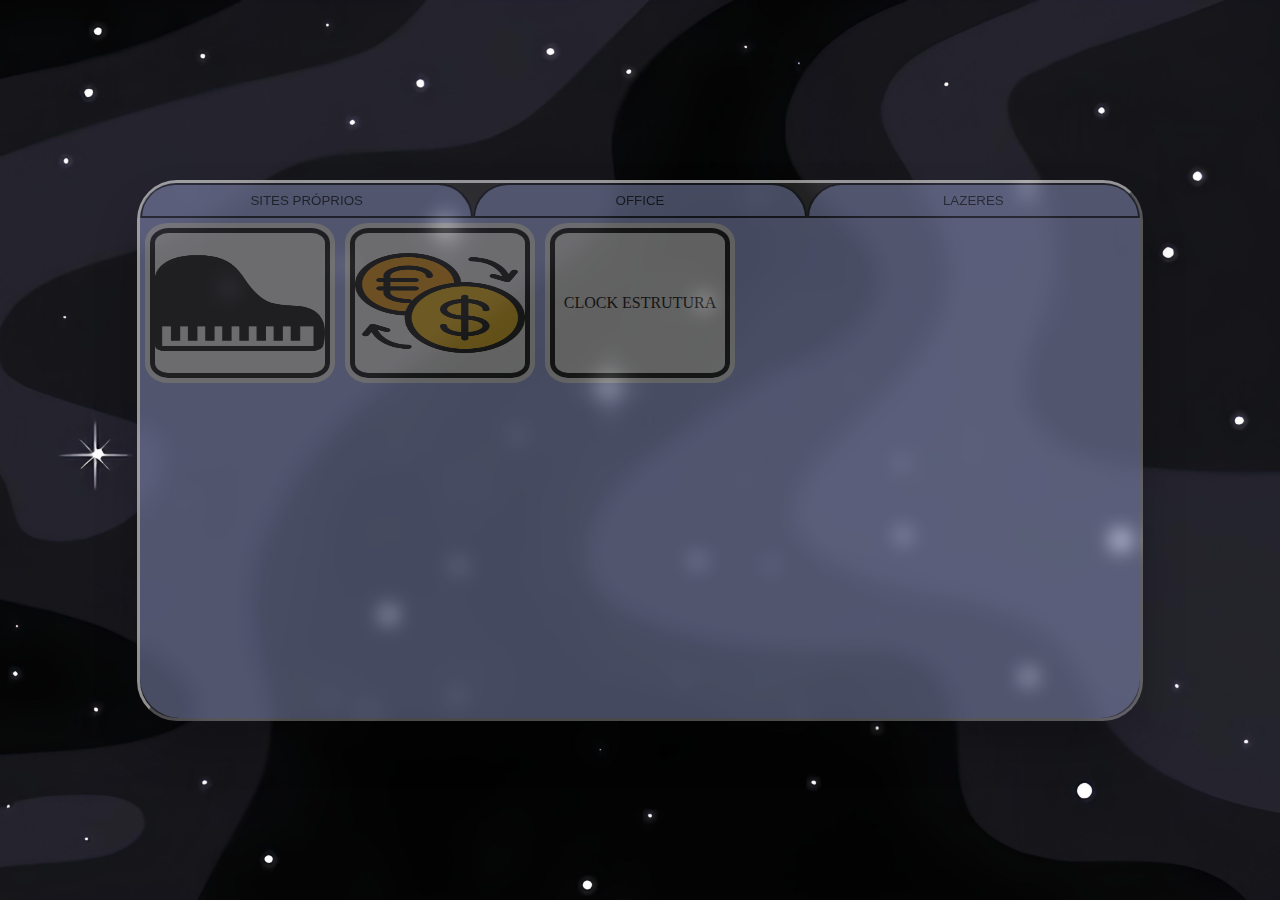
<file: Assents/index.html>
<!DOCTYPE html>
<html lang="pt-BR">
<head>
    <meta charset="UTF-8">
    <meta name="viewport" content="width=device-width, initial-scale=1.0">
    <link rel="stylesheet" href="ASSETS/CSS/index.css">
    <link rel="icon" type="image/png" href="ASSETS/IMAGES/ATALHOS.png">
    <title>ATALHOS</title>
</head>
<body>
    <div class="CONTAINER">
        <div class="BUTTONS">
            <button class="TAB-BTN active" content-id="SITE.PS">SITES PRÓPRIOS</button>
            <button class="TAB-BTN" content-id="OFFICE">OFFICE</button>
            <button class="TAB-BTN" content-id="LAZERES">LAZERES</button>
        </div>
        <div class="CONTENT" id="SITE.PS">
            <a href="ASSETS/PIANO/PIANO.HTML">
                <div class="SITES"><img src="ASSETS/ICONES/piano-top-view.png" alt="Piano Icon"></div>
            </a>
            <a href="ASSETS/CURRENCY/CURRENCY.HTML">
                <div class="SITES"><img src="ASSETS/IMAGES/MOEDA.png" alt="Moeda"></div>
            </a>
            <a href="ASSETS/CLOCK/CLOCK.html">
                <div class="SITES">CLOCK ESTRUTURA</div>
            </a>
        </div>
        <div class="CONTENT" id="OFFICE">
            <a href="https://github.com/">
                <div class="social-box github"><img src="ASSETS/IMAGE/Github.png" alt="Github"></div>
            </a>
            <a href="https://www.promeai.pro/">
                <div class="social-box ia">PROME.IA</div>
            </a>
            <a href="https://chatgpt.com/">
                <div class="social-box ia">CHATGBT.IA</div>
            </a>
            <a href="https://elevenlabs.io/">
                <div class="social-box ia">ELEVENLABS.IA</div>
            </a>
            <a href="https://codepen.io/trending">
                <div class="social-box ia">CODEPEN</div>
            <a href="https://www.similarweb.com/">
                <div class="social-box ia">SIMILARWEB</div>
            </a>
            </a>
            <a href="https://poe.com/">
                <div class="social-box ia">POE.IA</div>
            </a>
            <a href="https://pi.ai/onboarding">
                <div class="social-box ia">PI.IA</div>
            </a>
            <a href="https://www.scenario.com/">
                <div class="social-box ia">SCENARIO.IA</div>
            </a>
            <a href="https://freelancer.com.br/">
                <div class="social-box facebook">FREELANCER/BR</div>
            </a>
            <a href="https://www.br.freelancer.com/">
                <div class="social-box facebook">FREELANCER</div>
            </a>
            <a href="https://www.linkedin.com/">
                <div class="social-box facebook"><img src="ASSETS/IMAGE/Linkedin.jpg" alt="LinkedIn"></div>
            </a>
        </div>
        <div class="CONTENT" id="LAZERES">
            <a href="https://mail.google.com/">
                <div class="social-box google"><img src="ASSETS/IMAGE/Gmail.webp" alt="Gmail"></div>
            </a>
            <a href="https://photos.google.com/">
                <div class="social-box google"><img src="ASSETS/IMAGE/Photos.jpg" alt="Google Photos"></div>
            </a>
            <a href="https://keep.google.com/">
                <div class="social-box google"><img src="ASSETS/IMAGE/Keep.jpg" alt="Google Keep"></div>
            </a>
            <a href="https://www.canva.com/">
                <div class="social-box twitter"><img src="ASSETS/IMAGE/Canva.webp" alt="Canva"></div>
            </a>
            <a href="https://www.facebook.com/">
                <div class="social-box facebook"><img src="ASSETS/IMAGE/Facebook.png" alt="Facebook"></div>
            </a>
            <a href="https://www.instagram.com/">
                <div class="social-box instagram"><img src="ASSETS/IMAGE/Instagram.png" alt="Instagram"></div>
            </a>
            <a href="https://br.pinterest.com/">
                <div class="social-box youpin"><img src="ASSETS/IMAGE/Pinterest.png" alt="Pinterest"></div>
            </a>
            <a href="https://x.com/home">
                <div class="social-box twitter"><img src="ASSETS/IMAGE/Twitter.png" alt="Twitter"></div>
            </a>
            <a href="https://www.youtube.com/">
                <div class="social-box youpin"><img src="ASSETS/IMAGE/YouTube.png" alt="YouTube"></div>
            </a>
        </div>
    </div>
    <script src="ASSETS/JS/index.js"></script>
</body>
</html>
</file>
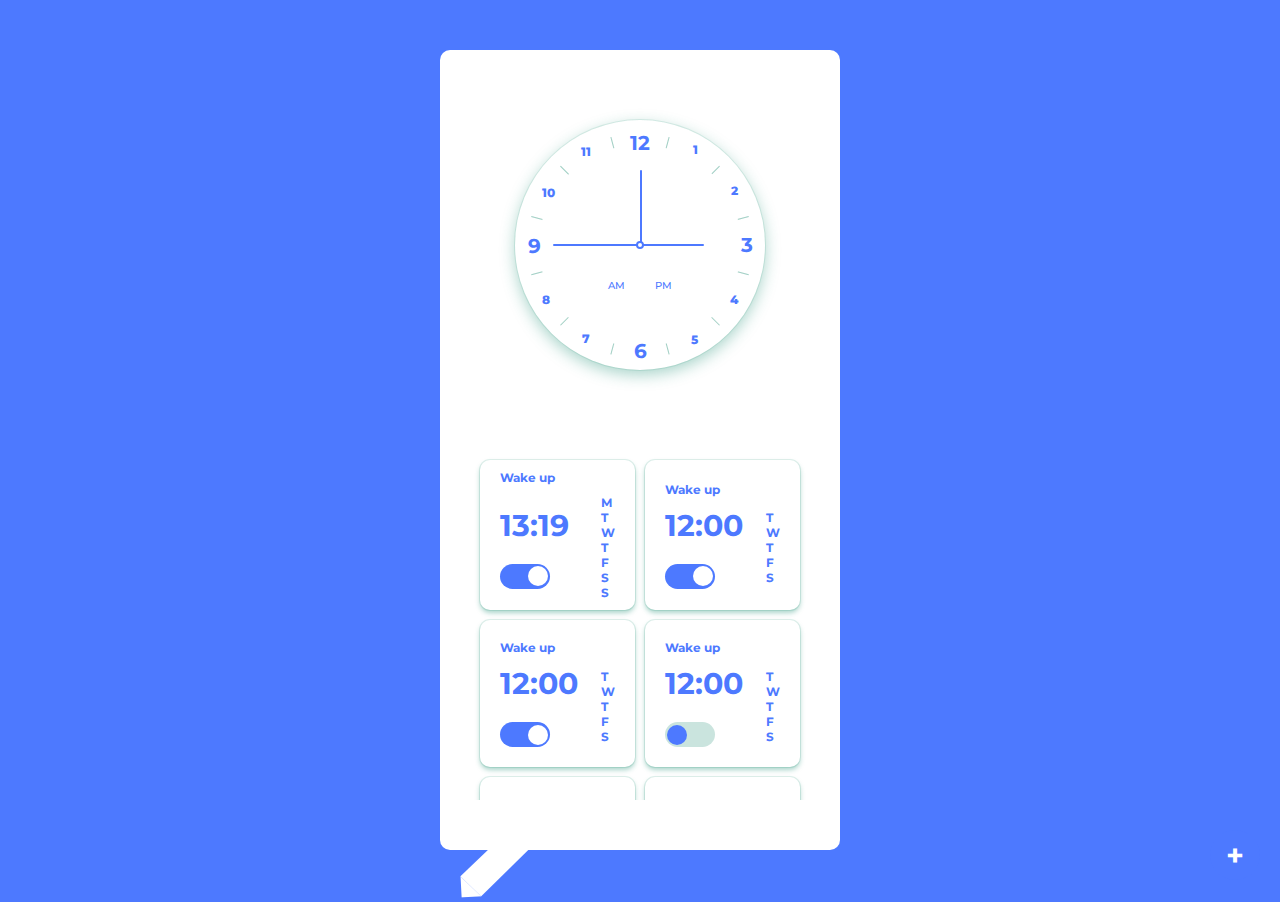
<file: Assents/ASSETS/CLOCK/CLOCK.html>
<!DOCTYPE html>
<html lang="en">
  <head>
    <meta charset="UTF-8" />
    <meta http-equiv="X-UA-Compatible" content="IE=edge" />
    <meta name="viewport" content="width=device-width, initial-scale=1.0" />
    <link rel="stylesheet" href="CLOCK.css" />
    <title>CLOCK APP</title>
  </head>
  <body>
    <div class="container">
      <div class="clock-wrapper">
        <div class="clock">
          <div class="hand hour-hand"></div>
          <div class="hand minute-hand"></div>
          <div class="hand second-hand"></div>
          <div class="center"></div>
          <div class="numbers">
          </div>
          <div class="lines">
          </div>
        </div>
        <div class="am-pm">
          <div class="am">AM</div>
          <div class="pm">PM</div>
        </div>
      </div>
      <div class="alarms"></div>
         <div class="delete">
           <img src="icons/pen.png" alt="" />
         </div>
       </div> 
     </div>
      <div class="alarm" id="add-alarm-btn">
        <span>+</span>
      </div>
      <div class="modal " id="add-alarm-modal">
        <div class="content">
          <div class="head">
            <div class="title">Add Alarm</div>
            <div class="close">x</div>
          </div>
          <div class="body">
            <div class="name">
              <input type="text" id="name" value="alarm" />
            </div>
            <div class="time">
              <div class="hour">
                <div class="up">+</div>
                <div class="number">12</div>
                <div class="down">-</div>
              </div>
              <div class="minute">
                <div class="up">+</div>
                <div class="number">00</div>
                <div class="down">-</div>
              </div>
            </div>
            <div class="days">
              <div class="day active">M</div>
              <div class="day">T</div>
              <div class="day">W</div>
              <div class="day">T</div>
              <div class="day">F</div>
              <div class="day">S</div>
              <div class="day">S</div>
            </div>
          </div>
          <div class="modal-footer">
            <div class="btn cancel">Cancel</div>
            <div class="btn save">Save</div>
          </div>
        </div>
      </div>
    </div>
    <script src="CLOCK.js"></script>
  </body>
</html>
</file>
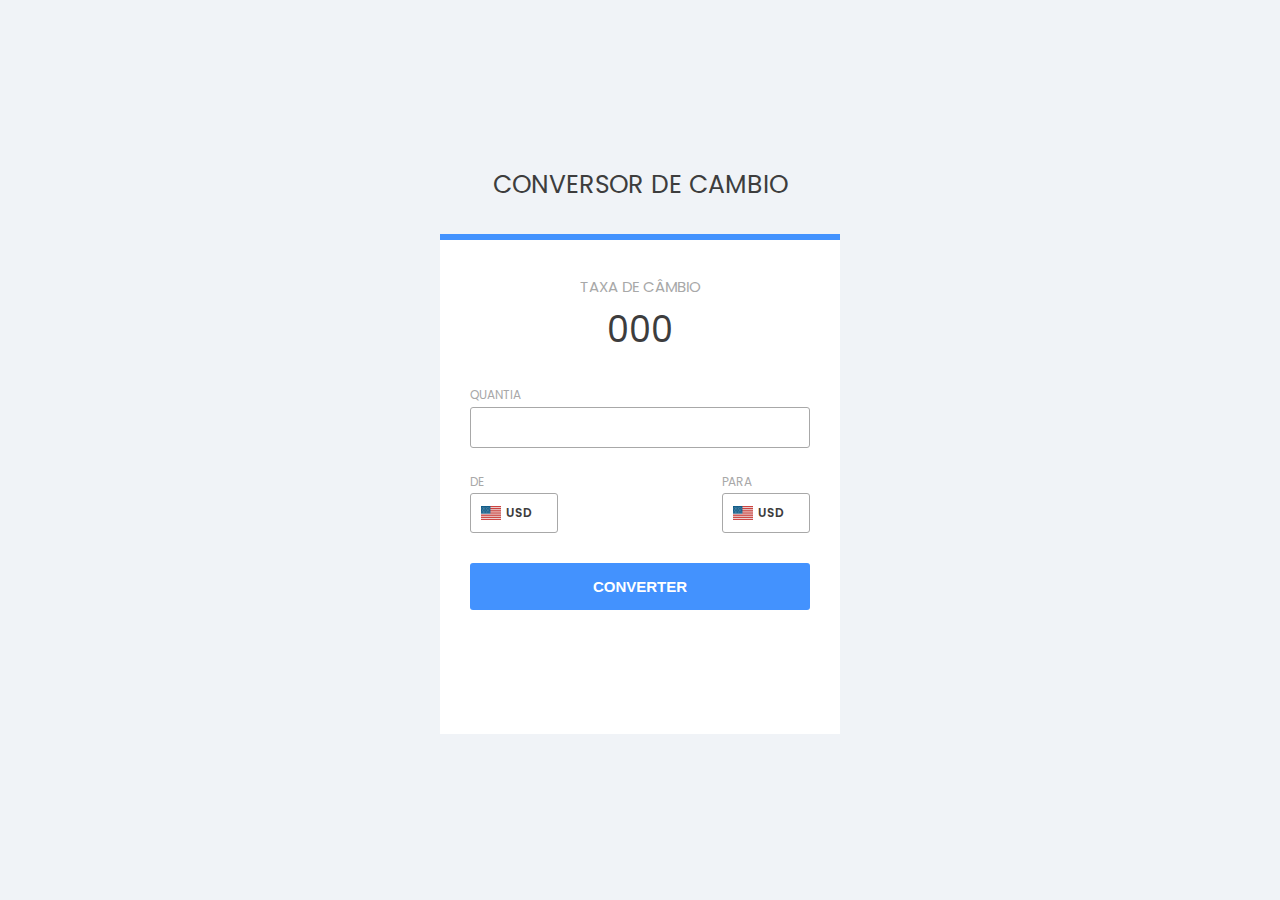
<file: Assents/ASSETS/CURRENCY/CURRENCY.HTML>
<!DOCTYPE html>
<html lang="PT-BR">
<head>
    <meta charset="UTF-8" />
    <meta http-equiv="X-UA-Compatible" content="IE=edge" />
    <meta name="viewport" content="width=device-width, initial-scale=1.0" />
    <link rel="stylesheet" href="https://cdnjs.cloudflare.com/ajax/libs/font-awesome/6.5.2/css/all.min.css"
          integrity="sha512-SnH5WK+bZxgPHs44uWIX+LLJAJ9/2PkPKZ5QiAj6Ta86w+fsb2TkcmfRyVX3pBnMFcV7oQPJkl9QevSCWr3W6A=="
          crossorigin="anonymous" referrerpolicy="no-referrer" />
    <link rel="stylesheet" href="CURRENCY.CSS" />
    <title>CONVERSOR DE CAMBIO</title>
</head>
<body>
<h5 class="heading">CONVERSOR DE CAMBIO</h5>
<div class="wrapper">
    <p>TAXA DE CÂMBIO</p>
    <p id="rate">000</p>
    <label for="amount">QUANTIA</label>
    <input type="text" id="amount" value="" />
    <div class="fromto">
        <div class="from">
            <label for="from">DE</label>
            <div class="select" id="from">
                <img src="EUA.png" alt="Country flag"/>
                <span>USD</span>
                <i class="fa-solid fa-caret-down"></i>
                <ul></ul>
            </div>
        </div>
        <i id="convert-icon" class="fa-solid fa-arrow-right-arrow-left"></i>
        <div class="to">
            <label for="to">PARA</label>
            <div class="select" id="to">
                <img src="EUA.png" alt="Country flag" />
                <span>USD</span>
                <i class="fa-solid fa-caret-down"></i>
                <ul></ul>
            </div>
        </div>
    </div>
    <button class="convert-btn">CONVERTER</button>
</div>
<script src="CURRENCY.JS"></script>
</body>
</html>
</file>
<file: Assents/ASSETS/CSS/index.css>
* {
    margin: 0;
    padding: 0;
    box-sizing: border-box;
}

body {
    min-height: 100vh;
    background: url(../IMAGES/background.jpeg);
    background-size: cover;
    background-position: center;
    display: flex;
    justify-content: center;
    align-items: center;
}

.CONTAINER {
    display: inline-table;
    align-items: end;
    justify-content: end;
    background: rgba(255, 255, 255, 0.1);
    box-shadow: 0 25px 45px rgba(0, 0, 0, 0.2);
    border-radius: 40px;
    border: 3px solid rgba(255, 255, 255, 0.5);
    border-right: 3px solid rgba(255, 255, 255, 0.2);
    border-bottom: 3px solid rgba(255, 255, 255, 0.2);
    backdrop-filter: blur(10px);
}

.BUTTONS {
    display: flex;
}

.CONTENT {
    display: none;
    width: 1200px;
    height: 650px;
}

.CONTENT.SHOW {
    display: inline-table;
    align-items: end;
    justify-content: end;
    width: 1000px;
    height: 500px;
    background-color: #a5b4fc;
    opacity: 0.3;
    border-radius: 0px 0px 40px 40px;
}

.TAB-BTN {
    width: 100%;
    border: solid 2px;
    color: #020617;
    background-color: #a5b4fc;
    opacity: 0.3;
    border-radius: 180px 180px 0px 0px;
    font-weight: 500;
    padding: 8px;
    cursor: pointer;
    transition: 0.3s ease;
}

.TAB-BTN:active {
    background-color: rgba(255, 255, 255, 0.1);
    opacity: 0.3;
}

.TAB-BTN:hover {
    background-color: #a5b4fc;
    opacity: 0.7;
}

.SITES,
.social-box {
    width: 180px;
    height: 150px;
    background-color: #FFFFFF;
    color: #000;
    display: flex;
    justify-content: center;
    align-items: center;
    border-radius: 10%;
    border: 5px solid #000;
    outline: 5px solid #FFFFFF;
    line-height: 150px;
    margin: 10px;
    float: left;
}

.TITULO {
    background: #000;
}

img {
    width: 170px;
    height: 100px;
}

.youpin {
    outline: 5px solid #FF0000;
}

.twitter {
    outline: 5px solid #00CCFF;
}

.google {
    border-right: 5px solid #FF0000;
    border-left: 5px solid #0033CC;
    border-top: 5px solid #00994D;
    border-bottom: 5px solid #FFFF66;
}

.facebook {
    outline: 5px solid #3333FF;
}

.instagram {
    outline: 5px solid #CC33FF;
}

.github {
    outline: 5px solid #FFFFFF;
}

.ia {
    background-color: #000;
    border: 5px solid #FFFFFF;
    outline: 5px solid #012004;
    color: white;
}

@media (max-width: 1200px) {
    .social-box {
        width: 150px;
        height: 120px;
        line-height: 120px;
    }
}

@media (max-width: 992px) {
    .social-box {
        width: 120px;
        height: 100px;
        line-height: 100px;
    }
}

@media (max-width: 768px) {
    .social-box {
        width: 100px;
        height: 80px;
        line-height: 80px;
        margin: 5px;
    }
}

@media (max-width: 576px) {
    .social-box {
        width: 80px;
        height: 60px;
        line-height: 60px;
        margin: 2px;
    }
</file>
<file: Assents/ASSETS/CLOCK/CLOCK.css>
@import url(https://fonts.googleapis.com/css?family=Montserrat:100,200,300,regular,500,600,700,800,900,100italic,200italic,300italic,italic,500italic,600italic,700italic,800italic,900italic);
:root{
  --primary-color: #4d79ff;
  --bg-color: #fff;}
::-webkit-scrollbar{width: 9px;}
::-webkit-scrollbar-track{background: #228f7621;}
::-webkit-scrollbar-thumb{
  background: var(--primary-color);
  border-radius: 10px;}
::-webkit-scrollbar-thumb:hover{background: #555;}
*{
  margin: 0;
  padding: 0;
  box-sizing: border-box;
  font-family: "Montserrat", sans-serif;}
body{
  min-height: 100vh;
  display: flex;
  align-items: center;
  justify-content: center;
  background-color:#4d79ff;}
.container {
  width: 400px;
  height: 800px;
  border-radius: 10px;
  padding: 20px;
  background: var(--bg-color);
}
.clock-wrapper {
  position: relative;
  width: 100%;
  margin-top: 50px;
  display: flex;
  align-items: center;
  justify-content: center;
  flex-direction: column;
}
.clock-wrapper .clock {
  position: relative;
  width: 250px;
  height: 250px;
  border-radius: 50%;
  box-shadow: 0 0 0 1px #228f7621, #228f7663 0px 5px 15px;
}
.clock .hand {
  width: 2px;
  height: 40%;
  position: absolute;
  top: 50%;
  left: 50%;
  border-radius: 10px;
  transform-origin: top;
  background-color: var(--primary-color);
  z-index: 1;
}
.clock .hand.hour-hand {
  height: 25%;
  transform: rotate(-90deg);
}
.clock .hand.minute-hand {
  height: 30%;
  transform: rotate(180deg);
}
.clock .hand.second-hand {
  height: 35%;
  transform: rotate(90deg);
}
.clock .center {
  position: absolute;
  top: 50%;
  left: 50%;
  transform: translate(-50%, -50%);
  width: 8px;
  height: 8px;
  border-radius: 50%;
  border: 2.5px solid var(--primary-color);
  background-color: var(--bg-color);
  z-index: 1;
}
.clock .numbers {
  position: absolute;
  width: 90%;
  height: 90%;
  top: 50%;
  left: 50%;
  transform: translate(-50%, -50%) rotate(90deg);
}
.clock .number {
  position: absolute;
  width: 100%;
  height: 100%;

  display: flex;
  align-items: center;
  transform: rotate(calc(var(--i) * 30deg));
}

.clock .number span {
  position: relative;
  color: var(--primary-color);
  font-size: 12px;
  font-weight: 800;
  transform: rotate(calc(var(--i) * -30deg - 90deg));
}

.clock .number:nth-child(3n) span {
  font-size: 20px;
  font-weight: 700;
}
.clock .lines {
  position: absolute;
  width: 100%;
  height: 100%;
  top: 50%;
  left: 50%;
  display: flex;
  align-items: center;
  justify-content: center;
  transform: translate(-50%, -50%) rotate(45deg);
}

.clock .line {
  position: absolute;
  width: 1px;
  height: 90%;
  display: flex;
  align-items: center;
  transform: rotate(calc(var(--i) * 30deg));
  background-color: #228f763d;
}
.clock .line:after {
  content: "";
  position: absolute;
  width: 500%;
  height: 90%;
  top: 50%;
  left: 50%;
  transform: translate(-50%, -50%);
  background-color: var(--bg-color);
  opacity: 1;
}
.clock-wrapper .am-pm {
  position: absolute;
  top: 50%;
  left: 50%;
  transform: translate(-50%, -50%);
  display: flex;
  gap: 30px;
  margin-top: 40px;
  font-size: 10px;
  font-weight: 500;
  color: var(--primary-color);
}
.clock-wrapper .am-pm div {
  position: relative;
}
.clock-wrapper .am-pm div::before {
  content: "";
  position: absolute;
  left: 50%;
  top: 50%;
  width: 20px;
  height: 20px;
  border-radius: 50%;
  background-color: var(--bg-color);
  transform: translate(-50%, -50%);
  z-index: -1;
}
.clock-wrapper .am-pm div.active {
  color: var(--bg-color);
}
.clock-wrapper .am-pm div.active::before {
  background-color: var(--primary-color);
}
.alarms {
  position: relative;
  margin-top: 80px;
  height: 350px;
  overflow: auto;
  overflow-x: hidden;
  padding: 10px 20px;
  display: grid;
  gap: 10px;
  grid-template-columns: repeat(2, 1fr);
}
.alarms .alarm {
  position: relative;
  display: flex;
  align-items: center;
  justify-content: center;
  flex-direction: column;
  max-height: 150px;
  gap: 10px;
  padding: 20px;
  border-radius: 10px;
  background-color: var(--bg-color);
  box-shadow: 0 0 0 1px #228f7621, #228f7663 0px 3px 5px;
  transition: all 0.3s ease;
}
.alarms .alarm:hover {
  transform: scale(1.02);
}
.alarm .head {
  width: 100%;
  display: flex;
  justify-content: space-between;
}
.alarm .head {
  font-size: 12px;
  font-weight: 700;
  color: var(--primary-color);
}
.alarm .body {
  width: 100%;
  display: flex;
  align-items: center;
  justify-content: space-between;
  gap: 10px;
}
.alarm .body .time {
  font-size: 30px;
  font-weight: 700;
  margin-bottom: 20px;
  color: var(--primary-color);
}
.alarm .body .days .day {
  font-size: 12px;
  font-weight: 700;
  color: var(--primary-color);
}
.alarm .delete {
  position: absolute;
  top: -5px;
  right: -5px;
  width: 20px;
  height: 20px;
  border-radius: 50%;
  display: flex;
  align-items: center;
  justify-content: center;
  cursor: pointer;
  opacity: 0;
  visibility: hidden;
  background-color: var(--primary-color);
  color: var(--bg-color);
  transition: all 0.3s ease;
}
.alarm .delete img {
  pointer-events: none;
  width: 60%;
}
.alarm:hover .delete {
  opacity: 1;
  visibility: visible;
}
.alarms .no-alarms {
  position: absolute;
  top: 50%;
  left: 50%;
  transform: translate(-50%, -50%);
  text-align: center;
  font-size: 20px;
  font-weight: 700;
  color: var(--primary-color);
}
#add-alarm-btn {
  position: absolute;
  bottom: 20px;
  right: 20px;
  width: 50px;
  height: 50px;
  border-radius: 50%;
  display: flex;
  align-items: center;
  justify-content: center;
  font-size: 30px;
  font-weight: 700;
  color: #fff;
  cursor: pointer;
  text-transform: uppercase;
  background-color: var(--primary-color);
}
.toggle {
  position: relative;
  width: max-content;
}
.toggle .track {
  width: 50px;
  height: 25px;
  border-radius: 25px;
  background-color: #228f763d;
  cursor: pointer;
  transition: all 0.3s ease;
}
.toggle .thumb {
  position: absolute;
  width: 20px;
  height: 20px;
  border-radius: 50%;
  background-color: var(--primary-color);
  top: 50%;
  left: 2px;
  cursor: pointer;
  transform: translate(0, -50%);
  transition: all 0.3s ease;
  z-index: 1;
}
.toggle .checkbox:checked ~ .thumb {
  background-color: var(--bg-color);
  left: 28px;
}
.toggle .checkbox:checked ~ .track {
  background-color: var(--primary-color);
}
.modal {
  position: fixed;
  top: 0;
  left: 0;
  width: 100%;
  height: 100%;
  background-color: #228f763d;
  display: flex;
  align-items: center;
  justify-content: center;
  z-index: 999;
  opacity: 0;
  visibility: hidden;
  transition: all 0.3s ease;
}
.modal.active {
  opacity: 1;
  visibility: visible;
}
.modal .content {
  position: relative;
  width: 400px;
  background-color: var(--bg-color);
  border-radius: 10px;
  padding: 20px;
  box-shadow: 0 0 0 1px #228f7621, #228f7663 0px 3px 5px;
}
.modal .content .head {
  display: flex;
  align-items: center;
  justify-content: space-between;
  gap: 10px;
  margin-bottom: 20px;
}
.modal .content .head .title {
  font-size: 20px;
  font-weight: 700;
  color: var(--primary-color);
}
.modal .content .head .close {
  font-size: 20px;
  font-weight: 700;
  color: var(--primary-color);
  cursor: pointer;
}
.modal .content .body {
  display: flex;
  align-items: center;
  flex-direction: column;
  gap: 10px;
}
.modal .content .body .time {
  display: flex;
  align-items: center;
  justify-content: space-between;
  gap: 10px;
}
.modal .content .body .time > div {
  display: flex;
  flex-direction: column;
  align-items: center;
  font-size: 30px;
  font-weight: 700;
  color: var(--primary-color);
}
.modal .content .body .time > div div:not(.number) {
  cursor: pointer;
}

.modal .content .body .days {
  display: flex;
  gap: 10px;
}
.modal .content .body .days .day {
  width: 20px;
  height: 20px;
  border-radius: 50%;
  display: flex;
  align-items: center;
  justify-content: center;
  cursor: pointer;
  font-size: 12px;
  font-weight: 700;
  color: var(--primary-color);
}
.modal .content .body .days .day.active {
  color: var(--bg-color);
  background-color: var(--primary-color);
}
.modal .modal-footer {
  display: flex;
  align-items: center;
  justify-content: flex-end;
  gap: 10px;
  margin-top: 20px;
}
.modal .modal-footer .btn {
  font-size: 12px;
  font-weight: 700;
  padding: 10px 20px;
  border-radius: 5px;
  color: var(--primary-color);
  cursor: pointer;
  text-transform: uppercase;
}
.modal .modal-footer .btn.save {
  color: var(--bg-color);
  background-color: var(--primary-color);
}
.modal .modal-footer .btn.cancel {
  color: var(--primary-color);
  background-color: #228f763d;
}
.modal input[type="text"] {
  width: 100%;
  height: 40px;
  border-radius: 5px;
  padding: 0 10px;
  border: 1px solid #228f7621;
  font-size: 14px;
  font-weight: 700;
  color: var(--primary-color);
  outline: none;
  transition: all 0.3s ease;
}
</file>
<file: Assents/ASSETS/CURRENCY/CURRENCY.CSS>
@import url(https://fonts.googleapis.com/css?family=Poppins:100,100italic,200,200italic,300,300italic,regular,italic,500,500italic,600,600italic,700,700italic,800,800italic,900,900italic);

::-webkit-scrollbar {
  width: 5px;
}
::-webkit-scrollbar-track {
  background-color: #f1f1f1;
}
::-webkit-scrollbar-thumb {
  background-color: #4392fe;
  border-radius: 5px;
}
::-webkit-scrollbar-thumb :hover {
  background-color: #555;
}

* {
  margin: 0;
  padding: 0;
  user-select: none;
  box-sizing: border-box;
}
body {
  width: 100%;
  min-height: 100vh;
  display: flex;
  align-items: center;
  justify-content: center;
  flex-direction: column;
  overflow-x: hidden;
  color: #3d3d3d;
  background-color: #f0f3f7;
  font-family: "Poppins", sans-serif;
}
.heading {
  font-size: 25px;
  font-weight: 400;
  text-transform: capitalize;
  margin-bottom: 30px;
}
.wrapper {
  width: 400px;
  min-height: 500px;
  padding: 30px;
  display: flex;
  flex-direction: column;
  border-top: 6px solid #4392fe;
  background-color: #fff;
}
.wrapper p {
  margin-top: 5px;
  font-size: 15px;
  text-transform: capitalize;
  color: #a8a8a8;
  text-align: center;
}
.wrapper #rate {
  font-size: 35px;
  color: #3d3d3d;
  margin-bottom: 30px;
  word-wrap: break-word;
}
.wrapper label {
  font-size: 12px;
  text-transform: capitalize;
  color: #a8a8a8;
  margin-bottom: 3px;
}
.wrapper input {
  font-size: 25px;
  padding: 5px 10px;
  outline: none;
  border-radius: 3px;
  border: 1px solid #a8a8a8;
}
.wrapper input:focus {
  border-color: #4392fe;
}
.wrapper .fromto {
  display: flex;
  align-items: center;
  justify-content: space-between;
  margin-top: 20px;
}
.fromto img {
  width: 20px;
}
.fromto .select {
  height: 40px;
  font-size: 12px;
  font-weight: 600;
  padding: 0 10px;
  display: flex;
  align-items: center;
  justify-content: center;
  gap: 5px;
  cursor: pointer;
  position: relative;
  border-radius: 3px;
  border: 1px solid #a8a8a8;
}
.fromto .select:hover,
.fromto .select.active {
  border-color: #4392fe;
}
.fromto .select i {
  margin-left: 10px;
  transition: all 0.3s ease;
}
.fromto .select.active i {
  transform: rotate(180deg);
}
.fromto .select.active ul {
  max-height: 200px;
  opacity: 1;
}
.fromto .select ul {
  position: absolute;
  top: 40px;
  width: 100%;
  max-height: 0;
  opacity: 0;
  overflow-y: auto;
  background-color: #fff;
  border-radius: 3px;
  transition: all 0.3s;
  border: 1px solid #a8a8a8;
}
.fromto .select ul li {
  list-style: none;
  padding: 10px;
  display: flex;
  align-items: center;
  gap: 5px;
  border-bottom: 1px solid #e9e9e9;
  text-transform: capitalize;
  transition: background 0.3s;
}
.fromto .select ul li:hover {
  background-color: #e9e9e9;
}
.fromto .select ul li.active {
  color: #fff;
  background-color: #3688fc;
}
.fromto #convert-icon {
  font-size: 20px;
  margin-top: 30px;
  cursor: pointer;
}
.fromto #convert-icon:hover {
  color: #3688fc;
}
.convert-btn {
  margin-top: 30px;
  font-size: 15px;
  font-weight: 600;
  padding: 15px;
  color: #fff;
  border: none;
  cursor: pointer;
  border-radius: 3px;
  transition: background 0.3s;
  text-transform: uppercase;
  background-color: #4392fe;
}
.convert-btn:hover {
  background-color: #3688fc;
}
.convert-btn:disabled {
  background-color: #a8a8a8;
  cursor: not-allowed;
}
</file>
